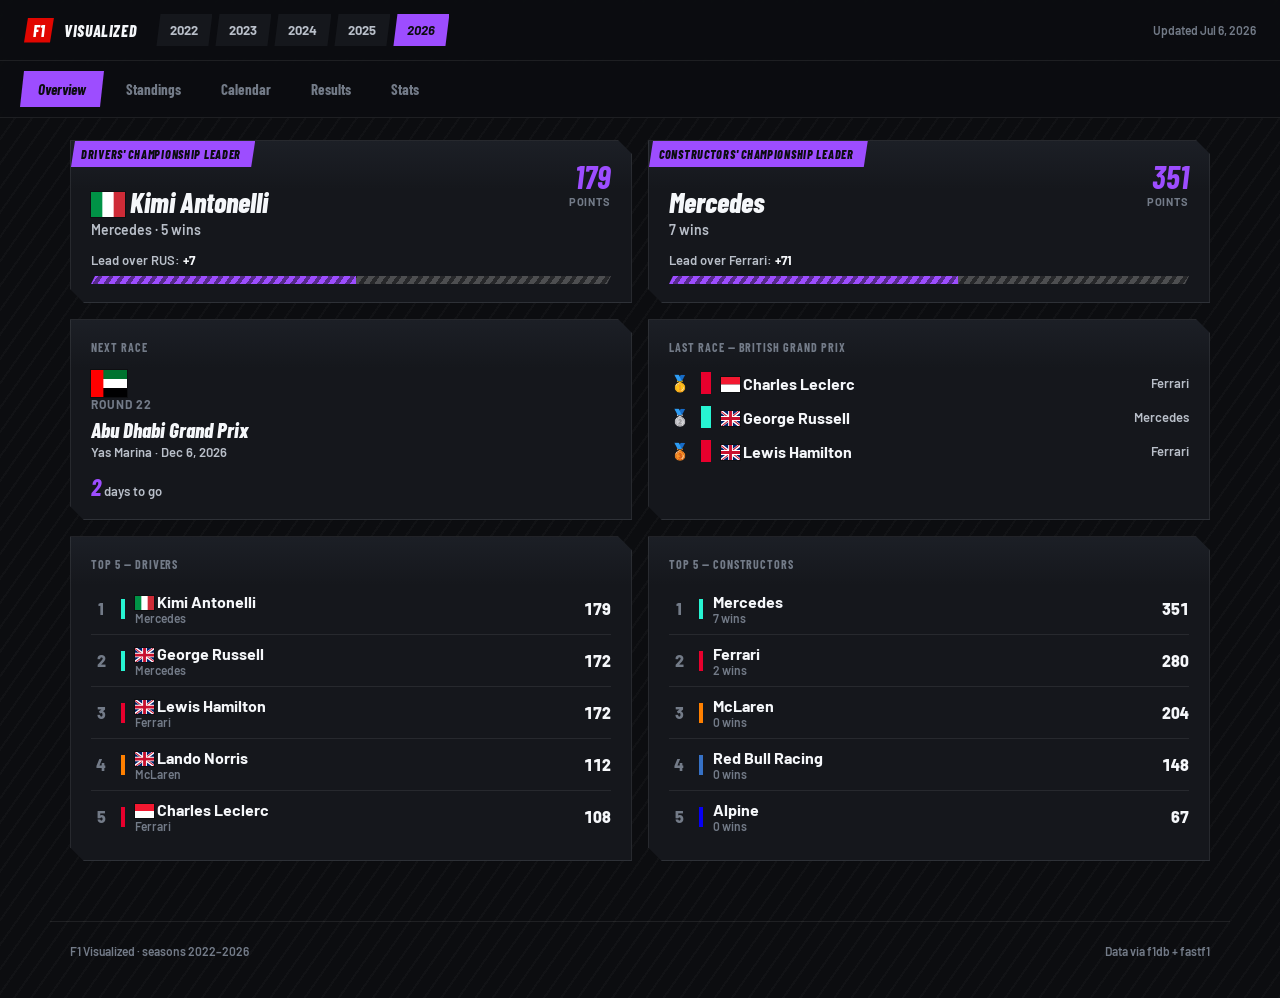
<file: web/index.html>
<!doctype html>
<html lang="en">
<head>
  <meta charset="utf-8">
  <meta name="viewport" content="width=device-width, initial-scale=1">
  <title>F1 Visualized — 2025 / 2026 Dashboard</title>
  <meta name="description" content="Formula 1 2025 & 2026 season dashboard — standings, calendar and results.">
  <link rel="preconnect" href="https://fonts.googleapis.com">
  <link rel="preconnect" href="https://fonts.gstatic.com" crossorigin>
  <link href="https://fonts.googleapis.com/css2?family=Barlow+Condensed:ital,wght@0,600;0,700;0,800;1,700;1,800&family=Barlow:wght@400;500;600;700&display=swap" rel="stylesheet">
  <link rel="stylesheet" href="https://rshiri.github.io/assets/brand/brand.css">
  <script src="https://rshiri.github.io/assets/brand/brand.js"></script>
  <script src="assets/portfolio-content.js"></script>
  <link rel="stylesheet" href="assets/styles.css">
  <link rel="stylesheet" href="assets/portfolio-theme.css">
</head>
<body>
  <header class="topbar">
    <div class="brand">
      <span class="brand-mark">F1</span>
      <span class="brand-text">VISUALIZED</span>
    </div>
    <div class="season-toggle" id="seasonToggle" role="tablist" aria-label="Season">
      <button type="button" data-season="2022">2022</button>
      <button type="button" data-season="2023">2023</button>
      <button type="button" data-season="2024">2024</button>
      <button type="button" data-season="2025">2025</button>
      <button type="button" data-season="2026" class="active">2026</button>
    </div>
    <div class="updated" id="updated"></div>
  </header>

  <nav class="tabs" id="tabs" aria-label="Sections">
    <button type="button" data-tab="overview" class="active">Overview</button>
    <button type="button" data-tab="standings">Standings</button>
    <button type="button" data-tab="calendar">Calendar</button>
    <button type="button" data-tab="results">Results</button>
    <button type="button" data-tab="stats">Stats</button>
  </nav>

  <main id="main">
    <section id="overview" class="tab-panel active">
      <div class="hero-grid">
        <div class="card leader-card" id="driverLeader"></div>
        <div class="card leader-card" id="constructorLeader"></div>
        <div class="card next-card" id="nextRace"></div>
        <div class="card last-card" id="lastRace"></div>
      </div>
      <div class="overview-lower">
        <div class="card">
          <div class="card-title">Top 5 — Drivers</div>
          <div id="miniDrivers" class="mini-table"></div>
        </div>
        <div class="card">
          <div class="card-title">Top 5 — Constructors</div>
          <div id="miniConstructors" class="mini-table"></div>
        </div>
      </div>
    </section>

    <section id="standings" class="tab-panel">
      <div class="standings-grid">
        <div>
          <div class="section-head"><h2>Drivers' Championship</h2></div>
          <div id="driverStandings" class="standings-table"></div>
        </div>
        <div>
          <div class="section-head"><h2>Constructors' Championship</h2></div>
          <div id="constructorStandings" class="standings-table"></div>
        </div>
      </div>
    </section>

    <section id="calendar" class="tab-panel">
      <div class="section-head"><h2>Race Calendar</h2><span id="calendarMeta" class="section-meta"></span></div>
      <div id="calendarGrid" class="calendar-grid"></div>
    </section>

    <section id="results" class="tab-panel">
      <div class="section-head">
        <h2>Race Results</h2>
        <div class="race-controls">
          <label for="raceSelect">Race</label>
          <select id="raceSelect" class="race-select"></select>
          <button type="button" id="exportRaceImg" class="btn-export">Download image</button>
        </div>
      </div>
      <div id="raceDetail"></div>
    </section>

    <section id="stats" class="tab-panel">
      <div class="section-head"><h2>Season Stats</h2><span id="statsMeta" class="section-meta"></span></div>
      <p class="stats-note" id="statsNote"></p>
      <div id="statsTable"></div>
    </section>
  </main>

  <footer class="site-footer">
    <span>F1 Visualized · seasons 2022–2026</span>
    <span id="footNote"></span>
  </footer>

  <script src="assets/app.js"></script>
</body>
</html>
</file>
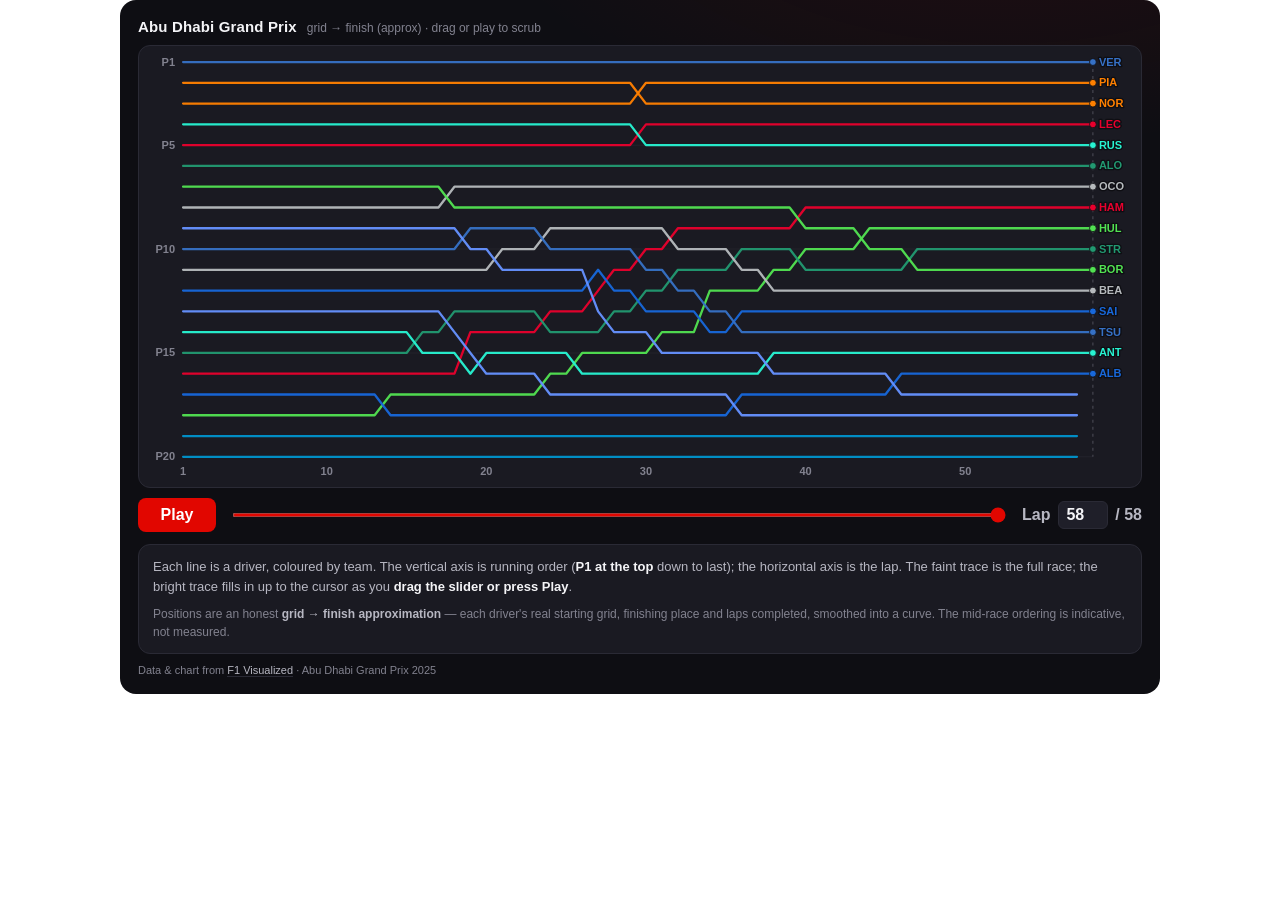
<file: web/embed/progression.html>
<!doctype html>
<html lang="en">
<head>
<meta charset="utf-8">
<meta name="viewport" content="width=device-width, initial-scale=1">
<title>Abu Dhabi Grand Prix — Race Progression</title>
<meta name="description" content="Interactive lap-by-lap race progression chart for the Abu Dhabi Grand Prix.">
<style>
  :root{
    --bg:#0e0e13; --panel:#1a1a22; --panel-2:#1f1f29; --border:#2a2a35;
    --ink:#f4f4f7; --ink-2:#b7b7c2; --ink-3:#82828f; --red:#e10600; --red-2:#ff2d24;
    --font:-apple-system,BlinkMacSystemFont,"Segoe UI",Roboto,Helvetica,Arial,sans-serif;
  }
  *{box-sizing:border-box;}
  html,body{margin:0;}
  .f1prog-embed{
    font-family:var(--font); color:var(--ink);
    background:radial-gradient(900px 480px at 85% -20%,rgba(225,6,0,.10),transparent 60%),var(--bg);
    padding:18px; border-radius:16px; max-width:1040px; margin:0 auto;
    -webkit-font-smoothing:antialiased;
  }
  .f1prog-embed .prog-head{display:flex; align-items:baseline; gap:10px; flex-wrap:wrap; margin-bottom:10px;}
  .f1prog-embed .card-title{color:var(--ink-3); font-size:12px; font-weight:800; letter-spacing:.08em; text-transform:uppercase;}
  .f1prog-embed .prog-sub{color:var(--ink); font-size:15px; font-weight:800; letter-spacing:.01em;}
  .f1prog-embed .prog-note{color:var(--ink-3); font-size:12px;}
  .f1prog-embed .prog-svg{width:100%; height:auto; background:var(--panel); border:1px solid var(--border); border-radius:12px; display:block;}
  .f1prog-embed .prog-grid{stroke:var(--border); stroke-width:1; opacity:.55;}
  .f1prog-embed .prog-axis{fill:var(--ink-3); font-size:11px; font-weight:700;}
  .f1prog-embed .prog-faint{fill:none; stroke-width:1.4; opacity:.16;}
  .f1prog-embed .prog-line{fill:none; stroke-width:2.3; opacity:.95; stroke-linejoin:round; stroke-linecap:round;}
  .f1prog-embed .prog-vline{stroke:var(--ink-3); stroke-width:1; stroke-dasharray:3 4; opacity:.5;}
  .f1prog-embed .prog-dot{stroke:#0e0e13; stroke-width:.8;}
  .f1prog-embed .prog-code{font-size:11px; font-weight:800; paint-order:stroke; stroke:#0e0e13; stroke-width:2.6px; stroke-linejoin:round;}
  .f1prog-embed .prog-controls{display:flex; align-items:center; gap:14px; margin-top:10px;}
  .f1prog-embed .prog-play{background:var(--red); color:#fff; border:0; border-radius:8px; padding:8px 16px; font:inherit; font-weight:800; cursor:pointer; min-width:78px;}
  .f1prog-embed .prog-play:hover{background:var(--red-2);}
  .f1prog-embed .prog-slider{flex:1; accent-color:var(--red); height:4px; cursor:pointer;}
  .f1prog-embed .prog-lap{color:var(--ink-2); font-weight:800; font-variant-numeric:tabular-nums; white-space:nowrap;}
  .f1prog-embed .prog-num{width:50px; margin:0 3px; padding:4px 5px; background:var(--panel-2); color:var(--ink); border:1px solid var(--border); border-radius:6px; font:inherit; text-align:center;}
  .f1prog-embed .prog-num:focus{outline:none; border-color:var(--red);}
  .f1prog-embed .viz-context{margin-top:12px; padding:12px 14px; background:var(--panel); border:1px solid var(--border); border-radius:12px;}
  .f1prog-embed .viz-lead{color:var(--ink-2); font-size:13px; line-height:1.55; margin:0;}
  .f1prog-embed .viz-lead b{color:var(--ink); font-weight:700;}
  .f1prog-embed .viz-src{color:var(--ink-3); font-size:12px; line-height:1.5; margin:8px 0 0;}
  .f1prog-embed .viz-src b{color:var(--ink-2); font-weight:700;}
  .f1prog-embed .prog-credit{margin-top:10px; font-size:11px; color:var(--ink-3);}
  .f1prog-embed .prog-credit a{color:var(--ink-2); text-decoration:none; border-bottom:1px solid var(--border);}
</style>
</head>
<body>
<div class="f1prog-embed" id="f1prog"></div>
<script>
"use strict";
// ---- one race, inlined (last Grand Prix Max Verstappen won) ----
const RACE = {"round": 24,"name": "Abu Dhabi Grand Prix","country": "United Arab Emirates","date": "2025-12-07","total_laps": null,"results": [{"pos": 1,"code": "VER","name": "Max Verstappen","team": "Red Bull Racing","grid": 1,"laps": 58,"status": "Finished"},{"pos": 2,"code": "PIA","name": "Oscar Piastri","team": "McLaren","grid": 3,"laps": 58,"status": "Finished"},{"pos": 3,"code": "NOR","name": "Lando Norris","team": "McLaren","grid": 2,"laps": 58,"status": "Finished"},{"pos": 4,"code": "LEC","name": "Charles Leclerc","team": "Ferrari","grid": 5,"laps": 58,"status": "Finished"},{"pos": 5,"code": "RUS","name": "George Russell","team": "Mercedes","grid": 4,"laps": 58,"status": "Finished"},{"pos": 6,"code": "ALO","name": "Fernando Alonso","team": "Aston Martin","grid": 6,"laps": 58,"status": "Finished"},{"pos": 7,"code": "OCO","name": "Esteban Ocon","team": "Haas","grid": 8,"laps": 58,"status": "Finished"},{"pos": 8,"code": "HAM","name": "Lewis Hamilton","team": "Ferrari","grid": 16,"laps": 58,"status": "Finished"},{"pos": 9,"code": "HUL","name": "Nico Hülkenberg","team": "Kick Sauber","grid": 18,"laps": 58,"status": "Finished"},{"pos": 10,"code": "STR","name": "Lance Stroll","team": "Aston Martin","grid": 15,"laps": 58,"status": "Finished"},{"pos": 11,"code": "BOR","name": "Gabriel Bortoleto","team": "Kick Sauber","grid": 7,"laps": 58,"status": "Finished"},{"pos": 12,"code": "BEA","name": "Oliver Bearman","team": "Haas","grid": 11,"laps": 58,"status": "Finished"},{"pos": 13,"code": "SAI","name": "Carlos Sainz Jr.","team": "Williams","grid": 12,"laps": 58,"status": "Finished"},{"pos": 14,"code": "TSU","name": "Yuki Tsunoda","team": "Red Bull Racing","grid": 10,"laps": 58,"status": "Finished"},{"pos": 15,"code": "ANT","name": "Kimi Antonelli","team": "Mercedes","grid": 14,"laps": 58,"status": "Finished"},{"pos": 16,"code": "ALB","name": "Alexander Albon","team": "Williams","grid": 17,"laps": 58,"status": "Finished"},{"pos": 17,"code": "HAD","name": "Isack Hadjar","team": "Racing Bulls","grid": 9,"laps": 57,"status": "Finished"},{"pos": 18,"code": "LAW","name": "Liam Lawson","team": "Racing Bulls","grid": 13,"laps": 57,"status": "Finished"},{"pos": 19,"code": "GAS","name": "Pierre Gasly","team": "Alpine","grid": 19,"laps": 57,"status": "Finished"},{"pos": 20,"code": "COL","name": "Franco Colapinto","team": "Alpine","grid": 20,"laps": 57,"status": "Finished"}]};

// ---- team colours (verbatim from the F1Visualized dashboard) ----
const TEAM_COLORS = {
  "mclaren":"#ff8000","ferrari":"#e8002d","red bull racing":"#3671c6","red bull":"#3671c6",
  "mercedes":"#27f4d2","aston martin":"#229971","alpine":"#0093cc","williams":"#1868db",
  "racing bulls":"#6692ff","rb":"#6692ff","visa cash app rb":"#6692ff","alphatauri":"#2b4562",
  "haas":"#b6babd","haas f1 team":"#b6babd","kick sauber":"#52e252","sauber":"#52e252",
  "stake f1 team kick sauber":"#52e252","alfa romeo":"#b12039","audi":"#26c1a3","cadillac":"#c9a24b"
};
function teamColor(t){ if(!t) return "#8a8a95"; return TEAM_COLORS[t.trim().toLowerCase()] || "#8a8a95"; }

const SVGNS = "http://www.w3.org/2000/svg";
const el = (tag,cls,html) => { const n=document.createElement(tag); if(cls)n.className=cls; if(html!=null)n.innerHTML=html; return n; };
const $ = (sel,e=document) => e.querySelector(sel);
function _svg(tag,attrs){ const n=document.createElementNS(SVGNS,tag); for(const k in attrs)n.setAttribute(k,attrs[k]); return n; }
let _progTimer=null;
function stopProgression(){ if(_progTimer){clearInterval(_progTimer); _progTimer=null;} }

// Per-driver position for every lap. Real lap-by-lap telemetry when present,
// otherwise an honest grid -> finish approximation from real grid/finish/laps.
function deriveLapPositions(race){
  const results = race.results || [];
  const n = results.length || 20;
  if(race.laps && typeof race.laps === "object"){
    const total = race.total_laps || Math.max(1, ...Object.values(race.laps).map(a=>a.length));
    const teamOf={}; results.forEach(r=>teamOf[r.code]=r.team);
    const drivers = Object.keys(race.laps).map(code=>({
      code, team:teamOf[code]||"", positions:race.laps[code],
      fin:race.laps[code][race.laps[code].length-1]||n,
    }));
    return {total,n,drivers,real:true};
  }
  const total = race.total_laps || Math.max(1, ...results.map(r=>r.laps||1));
  const classified = results.filter(r=>r.pos!=null).slice().sort((a,b)=>a.pos-b.pos);
  const dnf = results.filter(r=>r.pos==null).slice().sort((a,b)=>(b.laps||0)-(a.laps||0));
  const finalPos={}; classified.forEach(r=>finalPos[r.code]=r.pos);
  dnf.forEach((r,i)=>finalPos[r.code]=classified.length+i+1);
  const curve = results.map(r=>{
    const fin=finalPos[r.code]||n;
    return {code:r.code, team:r.team, fin, grid:r.grid&&r.grid>0?r.grid:fin, last:Math.max(1,r.laps||total)};
  });
  const pos={}; curve.forEach(c=>pos[c.code]=[]);
  for(let lap=1; lap<=total; lap++){
    const running=[];
    for(const c of curve){
      if(lap>c.last){ pos[c.code].push(null); continue; }
      const t = c.last<=1 ? 1 : (lap-1)/(c.last-1);
      running.push({code:c.code, v:c.grid+(c.fin-c.grid)*(t*t*(3-2*t)), fin:c.fin, grid:c.grid});
    }
    running.sort((a,b)=>a.v-b.v || a.fin-b.fin || a.grid-b.grid || (a.code<b.code?-1:1));
    running.forEach((d,i)=>pos[d.code].push(i+1));
  }
  const drivers = curve.map(c=>({code:c.code, team:c.team, positions:pos[c.code], fin:c.fin}));
  drivers.sort((a,b)=>a.fin-b.fin);
  return {total,n,drivers,real:false};
}

function progressionContext(real){
  return el("div","viz-context",
    '<p class="viz-lead">Each line is a driver, coloured by team. The vertical '+
    'axis is running order (<b>P1 at the top</b> down to last); the horizontal '+
    'axis is the lap. The faint trace is the full race; the bright trace fills '+
    'in up to the cursor as you <b>drag the slider or press&nbsp;Play</b>.</p>'+
    '<p class="viz-src">'+(real
      ? 'Positions are <b>real lap-by-lap timing</b> from the F1 feed.'
      : 'Positions are an honest <b>grid&nbsp;&rarr;&nbsp;finish approximation</b> &mdash; '+
        "each driver's real starting grid, finishing place and laps completed, "+
        'smoothed into a curve. The mid-race ordering is indicative, not measured.')+
    '</p>');
}

function buildProgression(race){
  const {total,n,drivers,real} = deriveLapPositions(race);
  const W=1000,H=440,padL=44,padR=48,padT=16,padB=30;
  const plotW=W-padL-padR, plotH=H-padT-padB;
  const xOf=lap=>padL+(total<=1?0:((lap-1)/(total-1))*plotW);
  const yOf=p=>padT+(n<=1?0:((p-1)/(n-1))*plotH);
  const wrap = el("div","progression");
  wrap.innerHTML =
    '<div class="prog-head"><span class="prog-sub">'+race.name+'</span>'+
    '<span class="prog-note">'+(real?"lap-by-lap":"grid → finish (approx)")+' · drag or play to scrub</span></div>';
  const s = _svg("svg",{viewBox:"0 0 "+W+" "+H, class:"prog-svg", preserveAspectRatio:"xMidYMid meet"});
  for(let p=1;p<=n;p++){
    if(p===1||p%5===0){
      s.appendChild(_svg("line",{x1:padL,y1:yOf(p),x2:W-padR,y2:yOf(p),class:"prog-grid"}));
      const t=_svg("text",{x:padL-8,y:yOf(p)+3.5,class:"prog-axis","text-anchor":"end"}); t.textContent="P"+p; s.appendChild(t);
    }
  }
  const step = total<=30?5:10;
  for(let lap=1; lap<=total; lap+=lap===1?step-1:step){
    const t=_svg("text",{x:xOf(lap),y:H-padB+18,class:"prog-axis","text-anchor":"middle"}); t.textContent=lap; s.appendChild(t);
  }
  const bright={}, marker={}, label={};
  drivers.forEach(d=>{
    const color=teamColor(d.team);
    const pts=d.positions.map((p,i)=>p==null?null:xOf(i+1)+","+yOf(p)).filter(Boolean);
    s.appendChild(_svg("polyline",{points:pts.join(" "),class:"prog-faint",stroke:color}));
    bright[d.code]=_svg("polyline",{points:"",class:"prog-line",stroke:color}); s.appendChild(bright[d.code]);
  });
  const vline=_svg("line",{x1:xOf(1),y1:padT,x2:xOf(1),y2:H-padB,class:"prog-vline"}); s.appendChild(vline);
  drivers.forEach(d=>{
    const color=teamColor(d.team);
    marker[d.code]=_svg("circle",{r:3.4,class:"prog-dot",fill:color,cx:-20,cy:-20}); s.appendChild(marker[d.code]);
    const lab=_svg("text",{class:"prog-code",x:-20,y:-20,fill:color}); lab.textContent=d.code; label[d.code]=lab; s.appendChild(lab);
  });
  wrap.appendChild(s);
  const ctrl=el("div","prog-controls");
  ctrl.innerHTML =
    '<button type="button" class="prog-play">Play</button>'+
    '<input type="range" class="prog-slider" min="1" max="'+total+'" value="'+total+'" step="1" aria-label="Lap">'+
    '<span class="prog-lap">Lap <input type="number" class="prog-num" min="1" max="'+total+'" value="'+total+'" aria-label="Pick lap"> / '+total+'</span>';
  wrap.appendChild(ctrl);
  const playBtn=$(".prog-play",ctrl), slider=$(".prog-slider",ctrl), num=$(".prog-num",ctrl);
  function setLap(L){
    L=Math.max(1,Math.min(total,L|0));
    vline.setAttribute("x1",xOf(L)); vline.setAttribute("x2",xOf(L));
    slider.value=L; if(document.activeElement!==num)num.value=L;
    drivers.forEach(d=>{
      const pts=[]; for(let lap=1;lap<=L;lap++){const p=d.positions[lap-1]; if(p!=null)pts.push(xOf(lap)+","+yOf(p));}
      bright[d.code].setAttribute("points",pts.join(" "));
      const cur=d.positions[L-1]; const on=cur!=null?"1":"0";
      marker[d.code].style.opacity=on; label[d.code].style.opacity=on;
      if(cur!=null){ marker[d.code].setAttribute("cx",xOf(L)); marker[d.code].setAttribute("cy",yOf(cur));
        label[d.code].setAttribute("x",xOf(L)+6); label[d.code].setAttribute("y",yOf(cur)+3.5); }
    });
  }
  function stopPlay(){ stopProgression(); playBtn.textContent="Play"; }
  function play(){
    stopProgression(); let L=+slider.value>=total?1:+slider.value; playBtn.textContent="Pause";
    _progTimer=setInterval(()=>{ L+=1; if(L>total){slider.value=total; setLap(total); stopPlay(); return;} slider.value=L; setLap(L); },110);
  }
  slider.addEventListener("input",()=>{stopPlay(); setLap(+slider.value);});
  num.addEventListener("change",()=>{stopPlay(); setLap(+num.value||1);});
  num.addEventListener("keydown",e=>{ if(e.key==="Enter"){stopPlay(); setLap(+num.value||1); num.blur();} });
  playBtn.addEventListener("click",()=>_progTimer?stopPlay():play());
  wrap.appendChild(progressionContext(real));
  setLap(total);
  return wrap;
}

const root = document.getElementById("f1prog");
root.appendChild(buildProgression(RACE));
const credit = el("div","prog-credit",
  'Data & chart from <a href="https://github.com/RShiri/F1Visualized" target="_blank" rel="noopener">F1&nbsp;Visualized</a> · '+RACE.name+' '+(RACE.date||"").slice(0,4));
root.appendChild(credit);
</script>
</body>
</html>
</file>
<file: web/assets/styles.css>
/* F1 Visualized — "Broadcast Kinetic": carbon ground, one signal colour
   (purple — F1's own "fastest lap" convention), chamfered plates, slanted
   controls, condensed italic display type, hatched comparison bars. */
:root {
  color-scheme: dark;
  --bg: #0c0d10;              /* carbon ground */
  --plate: #15171c;           /* card/panel surface */
  --plate-2: #1c1f26;         /* raised surface (headers, hovers) */
  --well: #090a0d;            /* recessed surface (bar tracks) */
  --line: rgba(255, 255, 255, .08);
  --line-strong: rgba(255, 255, 255, .18);
  --text: #f5f7fa;
  --muted: #b9bfc9;
  --muted-2: #737b88;

  /* The ONE signal colour — F1 broadcast's own convention for "fastest lap /
     the best time set", used everywhere for leader/active/ahead states.
     Team colours (TEAM_COLORS in app.js) stay separate and keep decorating
     driver/constructor rows — the accent never doubles as a team colour. */
  --accent: #9d4dff;
  --accent-ink: #0c0d10;
  --accent-soft: rgba(157, 77, 255, .14);
  --brand-mark: #e10600;      /* decorative-only: the "F1" logo chip. Not reused for any semantic meaning. */
  --danger: #ff2a4d;          /* DNF, retirement, postponed — the only OTHER semantic colour */
  --danger-soft: rgba(255, 42, 77, .14);
  --warn: #ffb020;            /* postponed / TBC badges */
  --good: #3dffb0;            /* positions gained, personal-best-style deltas */

  --radius: 0px;               /* no rounded corners in this skin — chamfers instead */
  --plate-cut: polygon(0 0, calc(100% - 14px) 0, 100% 14px, 100% 100%, 14px 100%, 0 calc(100% - 14px));
  --plate-cut-sm: polygon(0 0, calc(100% - 8px) 0, 100% 8px, 100% 100%, 8px 100%, 0 calc(100% - 8px));
  --slant: polygon(10px 0, 100% 0, calc(100% - 10px) 100%, 0 100%);
  --slant-sm: polygon(4px 0, 100% 0, calc(100% - 4px) 100%, 0 100%);
  --hatch: repeating-linear-gradient(-55deg, rgba(255, 255, 255, .28) 0 5px, rgba(255, 255, 255, .12) 5px 9px);
  --hatch-accent: repeating-linear-gradient(-55deg, var(--accent) 0 5px, color-mix(in srgb, var(--accent) 55%, #000) 5px 9px);

  --font-display: "Barlow Condensed", "Barlow", "Segoe UI", system-ui, sans-serif;
  --font-body: "Barlow", "Segoe UI", system-ui, -apple-system, Roboto, Arial, sans-serif;

  --shadow: 0 10px 28px rgba(0, 0, 0, .4);
}

* { box-sizing: border-box; }

body {
  margin: 0;
  font-family: var(--font-body);
  font-weight: 500;
  color: var(--text);
  background:
    repeating-linear-gradient(-55deg, rgba(255, 255, 255, .022) 0 2px, transparent 2px 14px),
    var(--bg);
  min-height: 100vh;
  -webkit-font-smoothing: antialiased;
}

h1, h2, h3 { margin: 0; font-family: var(--font-display); font-weight: 800; letter-spacing: -.01em; }
a { color: inherit; }

:focus-visible {
  outline: 2px solid var(--accent);
  outline-offset: 2px;
}

@media (prefers-reduced-motion: reduce) {
  * { animation-duration: .001ms !important; animation-iteration-count: 1 !important; transition-duration: .001ms !important; }
}

/* ---------- top bar ---------- */
.topbar {
  display: flex; align-items: center; gap: 20px;
  padding: 14px 24px;
  border-bottom: 1px solid var(--line);
  background: rgba(12, 13, 16, .88);
  backdrop-filter: blur(8px);
  position: sticky; top: 0; z-index: 20;
}
.brand { display: flex; align-items: baseline; gap: 10px; }
.brand-mark {
  background: var(--brand-mark); color: #fff; padding: 3px 9px;
  font-family: var(--font-display); font-weight: 800; font-style: italic; font-size: 16px;
  clip-path: var(--slant-sm);
}
.brand-text { font-family: var(--font-display); font-weight: 800; font-style: italic; letter-spacing: .04em; font-size: 16px; }
.updated { margin-left: auto; color: var(--muted-2); font-size: 12px; font-weight: 600; white-space: nowrap; }

.season-toggle { display: inline-flex; gap: 3px; }
.season-toggle button {
  border: 0; background: var(--plate); color: var(--muted);
  font: inherit; font-weight: 700; font-size: 13px;
  padding: 8px 14px; clip-path: var(--slant-sm); cursor: pointer; transition: color .15s, background .15s;
}
.flag {
  display: inline-block; width: 1.2em; height: .9em;
  object-fit: cover; vertical-align: -.14em; box-shadow: 0 0 0 1px rgba(0, 0, 0, .35);
}
.card-title .flag { width: 1.5em; height: 1.12em; vertical-align: -.22em; }
.season-toggle button.active { background: var(--accent); color: var(--accent-ink); font-style: italic; }
.season-toggle button:not(.active):hover { color: var(--text); background: var(--plate-2); }

/* ---------- tabs ---------- */
.tabs {
  display: flex; gap: 4px; padding: 10px 20px;
  border-bottom: 1px solid var(--line); position: sticky; top: 57px; z-index: 15;
  background: rgba(12, 13, 16, .88); backdrop-filter: blur(8px); overflow-x: auto;
}
.tabs button {
  border: 0; background: transparent; color: var(--muted-2);
  font-family: var(--font-display); font-weight: 700; font-size: 15px; padding: 9px 18px;
  cursor: pointer; white-space: nowrap; clip-path: var(--slant-sm); transition: color .15s, background .15s;
}
.tabs button.active { color: var(--accent-ink); background: var(--accent); font-style: italic; }
.tabs button:not(.active):hover { color: var(--text); background: var(--plate); }

main { max-width: 1180px; margin: 0 auto; padding: 22px 20px 60px; }
.tab-panel { display: none; animation: fade .25s ease; }
.tab-panel.active { display: block; }
@keyframes fade { from { opacity: 0; transform: translateY(4px); } to { opacity: 1; transform: none; } }

.section-head { display: flex; align-items: baseline; gap: 12px; margin: 4px 0 16px; flex-wrap: wrap; }
.section-head h2 { font-size: 22px; font-style: italic; text-transform: uppercase; }
.section-meta, .section-head .section-meta { color: var(--muted-2); font-size: 13px; font-weight: 600; }

/* ---------- section titles (Section Head style, reused as a small kicker) ---------- */
.card-title {
  color: var(--muted-2); font-size: 12px; font-weight: 700; letter-spacing: .08em;
  text-transform: uppercase; margin-bottom: 12px; font-family: var(--font-display);
}

/* ---------- cards (chamfered plates) ---------- */
.card {
  background: linear-gradient(var(--plate-2), var(--plate) 48px);
  border: 1px solid var(--line);
  clip-path: var(--plate-cut);
  padding: 20px 20px 18px; box-shadow: var(--shadow);
}

.hero-grid { display: grid; grid-template-columns: repeat(2, 1fr); gap: 16px; }
.overview-lower { display: grid; grid-template-columns: 1fr 1fr; gap: 16px; margin-top: 16px; }

/* ---------- leader cards (broadcast lower-third) ---------- */
.leader-card { position: relative; overflow: hidden; padding-top: 0; }
.lc-label {
  display: inline-block; background: var(--accent); color: var(--accent-ink);
  font-family: var(--font-display); font-style: italic; font-weight: 800; font-size: 12px;
  letter-spacing: .06em; text-transform: uppercase; padding: 6px 14px 6px 10px;
  clip-path: var(--slant-sm); margin: 0 -20px 16px -20px;
}
.leader-card .lc-name { font-family: var(--font-display); font-style: italic; font-weight: 800; font-size: 28px; margin: 2px 0 2px; }
.leader-card .lc-team { color: var(--muted); font-size: 14px; font-weight: 600; }
.leader-card .lc-pts { position: absolute; right: 20px; top: 16px; text-align: right; }
.leader-card .lc-pts b { font-family: var(--font-display); font-style: italic; font-size: 32px; color: var(--accent); }
.leader-card .lc-pts span { display: block; color: var(--muted-2); font-size: 11px; font-weight: 700; letter-spacing: .08em; text-transform: uppercase; }
.leader-card .lc-gap { margin-top: 14px; font-size: 13px; color: var(--muted); font-weight: 600; }
.leader-card .lc-gap b { color: var(--text); }
.leader-card .gap-bar { height: 8px; margin-top: 8px; clip-path: var(--slant-sm); overflow: hidden; display: flex; background: var(--well); }
.leader-card .gap-bar .lead { background-image: var(--hatch-accent); }
.leader-card .gap-bar .rest { background-image: var(--hatch); flex: 1; }

.next-card .nc-flag { font-size: 30px; line-height: 1; }
.next-card .nc-round { color: var(--muted-2); font-size: 12px; font-weight: 700; letter-spacing: .08em; text-transform: uppercase; }
.next-card .nc-name { font-family: var(--font-display); font-style: italic; font-weight: 800; font-size: 21px; margin: 6px 0 2px; }
.next-card .nc-sub { color: var(--muted); font-size: 13px; font-weight: 600; }
.next-card .nc-countdown { margin-top: 12px; font-size: 13px; font-weight: 600; color: var(--muted); }
.next-card .nc-countdown b { color: var(--accent); font-family: var(--font-display); font-style: italic; font-size: 24px; }

.podium-row { display: flex; align-items: center; gap: 10px; padding: 6px 0; }
.podium-row .pp { width: 22px; text-align: center; font-weight: 800; color: var(--muted-2); }
.podium-row .swatch { width: 10px; height: 22px; }
.podium-row .pd { font-weight: 700; }
.podium-row .pt { color: var(--muted); font-size: 13px; margin-left: auto; font-weight: 600; }

/* ---------- mini tables ---------- */
.mini-table .row { display: flex; align-items: center; gap: 10px; padding: 9px 0; border-top: 1px solid var(--line); }
.mini-table .row:first-child { border-top: 0; }
.mini-table .pos { width: 20px; color: var(--muted-2); font-weight: 800; text-align: center; }
.mini-table .swatch { width: 4px; height: 20px; }
.mini-table .who { font-weight: 700; }
.mini-table .sub { color: var(--muted-2); font-size: 12px; font-weight: 600; }
.mini-table .pts { margin-left: auto; font-weight: 800; font-variant-numeric: tabular-nums; }

/* ---------- standings ---------- */
.standings-grid { display: grid; grid-template-columns: 1fr 1fr; gap: 22px; }
.standings-table .st-row {
  display: grid; grid-template-columns: 30px 1fr 64px; align-items: center;
  gap: 12px; padding: 10px 12px;
}
.standings-table .st-row + .st-row { margin-top: 4px; }
.standings-table .st-row:nth-child(odd) { background: rgba(255, 255, 255, .02); }
.standings-table .st-row.leader { background: var(--accent-soft); }
.standings-table .st-pos { font-weight: 800; color: var(--muted); text-align: center; font-variant-numeric: tabular-nums; }
.standings-table .st-row.leader .st-pos { color: var(--accent); }
.standings-table .st-main { min-width: 0; }
.standings-table .st-name { display: flex; align-items: center; gap: 9px; font-weight: 700; }
.standings-table .st-name .swatch { width: 5px; height: 18px; flex: none; }
.standings-table .st-name .code { color: var(--muted-2); font-weight: 800; font-size: 12px; }
.standings-table .st-team { color: var(--muted-2); font-size: 12px; font-weight: 600; margin: 4px 0 6px 14px; }
.standings-table .bar { height: 7px; background: var(--well); overflow: hidden; margin-left: 14px; clip-path: var(--slant-sm); }
.standings-table .bar > span { display: block; height: 100%; }
.standings-table .st-pts { text-align: right; font-weight: 800; font-size: 16px; font-variant-numeric: tabular-nums; }
.standings-table .st-pts small { display: block; color: var(--muted-2); font-weight: 700; font-size: 11px; }

/* ---------- calendar ---------- */
.calendar-grid { display: grid; grid-template-columns: repeat(auto-fill, minmax(230px, 1fr)); gap: 14px; }
.race-card {
  background: linear-gradient(var(--plate-2), var(--plate) 48px);
  border: 1px solid var(--line); clip-path: var(--plate-cut); padding: 15px 16px;
  cursor: pointer; transition: border-color .15s, transform .15s; position: relative;
}
.race-card:hover { border-color: var(--line-strong); transform: translateY(-2px); }
.race-card.next { border-color: var(--accent); box-shadow: 0 0 0 1px var(--accent) inset; }
.race-card .rc-top { display: flex; align-items: center; justify-content: space-between; }
.race-card .rc-round { color: var(--muted-2); font-size: 12px; font-weight: 800; }
.race-card .rc-flag { font-size: 22px; line-height: 1; }
.race-card .rc-name { font-family: var(--font-display); font-weight: 700; margin: 8px 0 2px; font-size: 16px; }
.race-card .rc-sub { color: var(--muted-2); font-size: 12px; font-weight: 600; }
.race-card .rc-foot { display: flex; align-items: center; justify-content: space-between; margin-top: 12px; gap: 8px; }
.badge {
  font-family: var(--font-display); font-size: 11px; font-weight: 800; letter-spacing: .04em;
  padding: 4px 12px; clip-path: var(--slant-sm); text-transform: uppercase; white-space: nowrap;
}
.badge.done { background: rgba(61, 255, 176, .14); color: var(--good); }
.badge.up { background: var(--plate-2); color: var(--muted); }
.badge.next { background: var(--accent); color: var(--accent-ink); font-style: italic; }
.badge.off { background: rgba(255, 176, 32, .16); color: var(--warn); }
.race-card.off { opacity: .58; }
.race-card .rc-winner { display: flex; align-items: center; gap: 7px; font-size: 12px; color: var(--muted); font-weight: 600; }
.race-card .rc-winner .swatch { width: 4px; height: 15px; }

/* ---------- results ---------- */
.race-controls { margin-left: auto; display: flex; align-items: center; gap: 10px; }
.race-controls label { color: var(--muted-2); font-size: 12px; font-weight: 700; letter-spacing: .04em; text-transform: uppercase; }
.race-select {
  background: var(--plate); color: var(--text);
  border: 1px solid var(--line); clip-path: var(--slant-sm); padding: 9px 14px; font: inherit; font-weight: 700;
}
.btn-export {
  background: var(--plate-2); color: var(--text); border: 1px solid var(--line-strong);
  clip-path: var(--slant-sm); padding: 9px 16px; font-family: var(--font-display); font-weight: 700; font-size: 13px;
  cursor: pointer; transition: background .15s, color .15s;
}
.btn-export:hover { background: var(--accent); color: var(--accent-ink); font-style: italic; }
.btn-export:disabled { opacity: .5; cursor: default; }

.race-hero { display: flex; flex-wrap: wrap; gap: 16px; margin-bottom: 18px; }
.race-hero .card { flex: 1 1 260px; }
.podium-cards { display: grid; grid-template-columns: repeat(3, 1fr); gap: 12px; }
.podium-cards .pod {
  padding: 16px; border: 1px solid var(--line); background: var(--plate);
  clip-path: var(--plate-cut-sm); position: relative; overflow: hidden;
}
.podium-cards .pod::before { content: ""; position: absolute; inset: 0 auto 0 0; width: 5px; background: var(--team, var(--brand-mark)); }
.podium-cards .pod .medal { font-size: 22px; line-height: 1; }
.podium-cards .pod .pn { font-family: var(--font-display); font-style: italic; font-weight: 800; font-size: 17px; margin-top: 8px; }
.podium-cards .pod .pt { color: var(--muted-2); font-size: 12px; font-weight: 600; }
.podium-cards .pod .fl-tag {
  display: inline-block; margin-top: 8px; background: var(--accent-soft); color: var(--accent);
  font-family: var(--font-display); font-weight: 800; font-size: 10.5px; letter-spacing: .05em;
  padding: 2px 8px; clip-path: var(--slant-sm);
}
.fl-line { margin-top: 14px; color: var(--muted); font-size: 13px; font-weight: 600; }
.fl-line b { color: var(--accent); }

table.results { width: 100%; border-collapse: collapse; margin-top: 4px; }
table.results th, table.results td { text-align: left; padding: 10px 10px; border-bottom: 1px solid var(--line); font-size: 14px; font-weight: 600; }
table.results th {
  color: var(--muted-2); font-size: 11px; font-weight: 800; letter-spacing: .04em; text-transform: uppercase;
  position: sticky; top: 0; background: var(--plate-2); font-family: var(--font-display);
}
table.results td.num, table.results th.num { text-align: right; font-variant-numeric: tabular-nums; }
table.results .cell-driver { display: flex; align-items: center; gap: 9px; font-weight: 700; }
table.results .cell-driver .swatch { width: 5px; height: 18px; }
table.results .cell-driver .code { color: var(--muted-2); font-size: 12px; font-weight: 800; }
table.results tr .dnf { color: var(--danger); font-weight: 700; }
.empty-note { color: var(--muted-2); padding: 30px; text-align: center; border: 1px dashed var(--line); font-weight: 600; }

/* ---------- season stats ---------- */
.stats-note { color: var(--muted); font-size: 13px; font-weight: 600; line-height: 1.6; margin: -6px 0 14px; max-width: 940px; }
.stats-note b { color: var(--text); }
.stats-note .muted { color: var(--muted-2); }
.stats-scroll { overflow-x: auto; border: 1px solid var(--line); background: var(--plate); box-shadow: var(--shadow); }
.stats-table { border-collapse: collapse; width: 100%; min-width: 940px; }
.stats-table th, .stats-table td { padding: 9px 12px; border-bottom: 1px solid var(--line); font-size: 13px; font-weight: 600; white-space: nowrap; text-align: left; }
.stats-table tbody tr:last-child td { border-bottom: 0; }
.stats-table tbody tr:hover td { background: var(--plate-2); }
.stats-table th {
  color: var(--muted-2); font-size: 11px; font-weight: 800; letter-spacing: .04em; text-transform: uppercase;
  position: sticky; top: 0; background: var(--plate-2); z-index: 2; font-family: var(--font-display);
}
.stats-table td.num, .stats-table th.num { text-align: right; font-variant-numeric: tabular-nums; }
.stats-table th.sortable { cursor: pointer; user-select: none; }
.stats-table th.sortable:hover { color: var(--muted); }
.stats-table th.sorted { color: var(--accent); }
.stats-table th.sorted::after { content: "▾"; margin-left: 4px; font-size: 9px; vertical-align: middle; }
.stats-table th.sorted.asc::after { content: "▴"; }
.stats-table td.on { background: var(--accent-soft); color: var(--text); font-weight: 700; }
.stats-table th.primary, .stats-table td.primary { color: var(--text); font-weight: 800; }
.stats-table td.primary { font-size: 14px; }
.stats-table td.pos { color: var(--good); }
.stats-table td.neg { color: var(--danger); }
.stats-table .cell-driver { display: flex; align-items: center; gap: 9px; font-weight: 700; }
.stats-table .cell-driver .swatch { width: 5px; height: 18px; }
.stats-table .cell-driver .code { color: var(--muted-2); font-size: 12px; font-weight: 800; }
.stats-table .stx-team { color: var(--muted); }
.stats-table .stx-rank { color: var(--muted-2); font-variant-numeric: tabular-nums; text-align: right; width: 40px; padding-right: 10px; }
/* keep rank + driver pinned while scrolling the wide stat columns */
.stats-table td.stx-rank, .stats-table td.stx-drv { position: sticky; z-index: 1; background: var(--plate); }
.stats-table th.stx-rank, .stats-table th.stx-drv { position: sticky; z-index: 3; background: var(--plate-2); }
.stats-table .stx-rank { left: 0; }
.stats-table .stx-drv { left: 40px; }
.stats-table tbody tr:hover td.stx-rank, .stats-table tbody tr:hover td.stx-drv { background: var(--plate-2); }

/* ---------- overtakes by race ---------- */
.overtakes { margin-top: 22px; }
.ot-head { display: flex; align-items: baseline; justify-content: space-between; gap: 12px; flex-wrap: wrap; margin-bottom: 4px; }
.ot-legend { display: flex; gap: 16px; flex-wrap: wrap; margin: 8px 0 12px; }
.ot-legend span { display: inline-flex; align-items: center; gap: 6px; color: var(--muted); font-size: 12px; font-weight: 600; }
.ot-legend i { width: 10px; height: 10px; display: inline-block; }
.ot-legend .sw-a { background: var(--accent); }
.ot-legend .sw-d { background: var(--danger); }
.ot-legend .sw-l { width: 14px; height: 2px; background-image: linear-gradient(to right, var(--muted) 0 4px, transparent 4px 7px); background-size: 7px 2px; }
.ot-scroll { overflow-x: auto; }
svg.ot-svg { display: block; min-width: 720px; width: 100%; height: 300px; overflow: visible; }
.ot-bar { cursor: pointer; }
.ot-bar:hover, .ot-bar.hovered { filter: brightness(1.18); }
.ot-val { font-family: var(--font-body); font-weight: 800; font-size: 12.5px; fill: var(--text); font-variant-numeric: tabular-nums; }
.ot-val.on-danger { fill: var(--danger); }
.ot-axis { font-family: var(--font-display); font-weight: 700; font-size: 10.5px; fill: var(--muted-2); text-transform: uppercase; }
.ot-tick { font-family: var(--font-body); font-weight: 600; font-size: 11px; fill: var(--muted-2); }
.ot-avg-line { stroke: var(--muted); stroke-width: 1.5; stroke-dasharray: 2 4; }
.ot-avg-lbl { font-family: var(--font-display); font-weight: 700; font-size: 11px; fill: var(--muted); letter-spacing: .04em; }
.ot-table-wrap { margin-top: 16px; }
.stats-table td.delta.pos { color: var(--good); }
.stats-table td.delta.neg { color: var(--danger); }
.stats-table .est-tag {
  display: inline-block; margin-left: 6px; color: var(--muted-2); font-size: 10px;
  border: 1px solid var(--line-strong); padding: 0 4px; font-weight: 700;
}
.stats-table tr.ot-low td.num.ot-count { color: var(--danger); font-weight: 800; }

/* ---------- floating tooltip (shared: overtakes + championship charts) ---------- */
.float-tooltip {
  position: fixed; pointer-events: none; z-index: 30;
  background: var(--plate-2); border: 1px solid var(--line-strong); clip-path: var(--plate-cut-sm);
  padding: 9px 12px; font-size: 12px; font-weight: 600; color: var(--text);
  box-shadow: var(--shadow); opacity: 0; transition: opacity .1s; max-width: 230px;
}
.float-tooltip.show { opacity: 1; }
.float-tooltip .tt-title { font-family: var(--font-display); font-weight: 800; font-style: italic; font-size: 13px; margin-bottom: 3px; }
.float-tooltip .tt-row { color: var(--muted); display: flex; justify-content: space-between; gap: 10px; }
.float-tooltip .tt-row b { color: var(--text); font-variant-numeric: tabular-nums; }
.float-tooltip .tt-flag { color: var(--danger); font-weight: 700; margin-top: 4px; }

/* ---------- championship race (season points-by-round line chart) ---------- */
.champ-card { margin-bottom: 22px; }
.champ-head { display: flex; align-items: baseline; justify-content: space-between; gap: 12px; flex-wrap: wrap; margin-bottom: 4px; }
.champ-toggle { display: inline-flex; gap: 3px; }
.champ-toggle button {
  border: 0; background: var(--well); color: var(--muted);
  font: inherit; font-family: var(--font-display); font-weight: 700; font-size: 12px;
  padding: 6px 12px; clip-path: var(--slant-sm); cursor: pointer;
}
.champ-toggle button.active { background: var(--accent); color: var(--accent-ink); font-style: italic; }
.champ-toggle button:not(.active):hover { color: var(--text); background: var(--plate-2); }
.champ-hint { color: var(--muted-2); font-size: 12px; font-weight: 600; margin: 6px 0 12px; }
.champ-hint button.champ-reset {
  border: 0; background: none; color: var(--accent); font: inherit; font-weight: 700;
  cursor: pointer; padding: 0; text-decoration: underline; text-underline-offset: 2px;
}
.champ-scroll { overflow-x: auto; }
svg.champ-svg { display: block; min-width: 640px; width: 100%; height: 380px; overflow: visible; }
.champ-grid { stroke: var(--line); stroke-width: 1; }
.champ-axis { fill: var(--muted-2); font-size: 11px; font-weight: 700; font-family: var(--font-display); }
.champ-faint { fill: none; stroke-width: 1.4; opacity: .18; }
.champ-line { fill: none; stroke-width: 2.4; opacity: .95; stroke-linejoin: round; stroke-linecap: round; }
.champ-hit { fill: none; stroke: transparent; stroke-width: 12; cursor: pointer; }
.champ-dot { stroke: var(--bg); stroke-width: .8; cursor: pointer; }
.champ-dot:hover { r: 5; }
.champ-label {
  font-size: 11px; font-weight: 800; paint-order: stroke; stroke: var(--bg); stroke-width: 2.6px;
  stroke-linejoin: round; font-family: var(--font-body);
}

/* ---------- race progression (lap scrubber) ---------- */
.progression { margin-bottom: 18px; }
.prog-head { display: flex; align-items: baseline; gap: 10px; margin-bottom: 8px; }
.prog-note { color: var(--muted-2); font-size: 12px; font-weight: 600; }
.prog-svg { width: 100%; height: auto; background: var(--plate); border: 1px solid var(--line); display: block; }
.prog-grid { stroke: var(--line); stroke-width: 1; opacity: .55; }
.prog-axis { fill: var(--muted-2); font-size: 11px; font-weight: 700; }
.prog-faint { fill: none; stroke-width: 1.4; opacity: .16; }
.prog-line { fill: none; stroke-width: 2.3; opacity: .95; stroke-linejoin: round; stroke-linecap: round; }
.prog-vline { stroke: var(--accent); stroke-width: 1; stroke-dasharray: 3 4; opacity: .6; }
.prog-dot { stroke: var(--bg); stroke-width: .8; }
.prog-code { font-size: 11px; font-weight: 800; paint-order: stroke; stroke: var(--bg); stroke-width: 2.6px; stroke-linejoin: round; }
.prog-controls { display: flex; align-items: center; gap: 14px; margin-top: 10px; }
.prog-play {
  background: var(--accent); color: var(--accent-ink); border: 0; clip-path: var(--slant-sm);
  padding: 8px 18px; font-family: var(--font-display); font-weight: 800; font-style: italic; cursor: pointer; min-width: 78px;
}
.prog-play:hover { background: color-mix(in srgb, var(--accent) 80%, #fff); }
.prog-slider { flex: 1; accent-color: var(--accent); height: 4px; cursor: pointer; }
.prog-lap { color: var(--muted); font-weight: 700; font-variant-numeric: tabular-nums; white-space: nowrap; }
.prog-num {
  width: 50px; margin: 0 3px; padding: 4px 5px; background: var(--plate-2); color: var(--text);
  border: 1px solid var(--line-strong); font: inherit; font-weight: 800; text-align: center;
}
.prog-num:focus-visible { outline: 2px solid var(--accent); outline-offset: 1px; }

/* ---------- rendered replay video ---------- */
.replay { margin-top: 20px; }
.replay-video { width: 100%; max-height: 70vh; border: 1px solid var(--line); background: #000; display: block; }

.site-footer { max-width: 1180px; margin: 0 auto; padding: 22px 20px 40px; color: var(--muted-2); font-size: 12px; font-weight: 600; display: flex; justify-content: space-between; gap: 12px; border-top: 1px solid var(--line); }

/* ---------- responsive ---------- */
@media (max-width: 860px) {
  .hero-grid, .overview-lower, .standings-grid { grid-template-columns: 1fr; }
  .podium-cards { grid-template-columns: 1fr; }
  main { padding-top: 16px; }
}
@media (max-width: 720px) {
  .topbar { flex-wrap: wrap; gap: 10px; padding: 12px 16px; }
  .updated { width: 100%; margin-left: 0; order: 3; }
  .season-toggle button { padding: 7px 10px; font-size: 12px; }
  .tabs { padding: 8px 16px; }
  .tabs button { padding: 8px 12px; font-size: 13px; }
  .race-controls { width: 100%; margin-left: 0; flex-wrap: wrap; }
}
@media (max-width: 520px) {
  .leader-card .lc-pts { position: static; text-align: left; margin-top: 10px; }
  .lc-label { margin-right: -20px; }
}
</file>
<file: web/assets/portfolio-theme.css>
/* Portfolio theme: aligns F1 Visualized with rshiri.github.io.
   Loaded after styles.css. brand.js sets html[data-site-style="c"|"a"]:
     C "HUD"      navy ground, cyan hairlines, square corners + corner brackets,
                  Chakra Petch uppercase display over IBM Plex Sans.
     A "Matchday" the dashboard's own carbon / chamfer / condensed-italic language,
                  with the F1 "fastest lap" purple kept as its signal colour.
   Team colours, DNF red, gained-places green and postponed amber are data colours
   and are not touched here. */

/* ---------- shared: tokens from the brand kit ---------- */
html[data-site-style] {
  --bg: var(--rs-bg);
  --plate: var(--rs-panel);
  --plate-2: var(--rs-panel-2);
  --text: var(--rs-ink);
  --font-display: var(--rs-display);
  --font-body: var(--rs-text);
  --radius: var(--rs-radius);
}
html[data-site-style] body { background-color: var(--bg); }

/* ======================================================================
   C: HUD
   ====================================================================== */
html[data-site-style="c"] {
  --well: #030810;
  --line: var(--rs-line);
  --line-strong: var(--rs-line-strong);
  --muted: var(--rs-body);
  --muted-2: var(--rs-muted);
  --accent: var(--rs-accent);
  --accent-ink: var(--rs-accent-ink);
  --accent-soft: var(--rs-accent-soft);
  --shadow: none;
  --plate-cut: none;
  --plate-cut-sm: none;
  --slant: none;
  --slant-sm: none;
  --hatch: repeating-linear-gradient(90deg, rgba(127, 159, 176, .38) 0 3px, rgba(127, 159, 176, .14) 3px 5px);
  --hatch-accent: repeating-linear-gradient(90deg, var(--rs-accent) 0 3px, rgba(77, 240, 255, .55) 3px 5px);
  scrollbar-color: var(--rs-line-strong) var(--rs-bg);
  accent-color: var(--rs-accent);
}
html[data-site-style="c"] body {
  color: var(--rs-body);
  font-weight: 400;
  background: radial-gradient(80% 50% at 75% 0%, rgba(77, 240, 255, .07), transparent 70%) no-repeat, var(--rs-bg);
}
html[data-site-style="c"] ::selection { background: var(--rs-accent); color: var(--rs-accent-ink); }

/* type: Chakra Petch, upright, uppercase */
html[data-site-style="c"] h1,
html[data-site-style="c"] h2,
html[data-site-style="c"] h3 { color: var(--rs-ink); font-weight: 700; font-style: normal; text-transform: uppercase; letter-spacing: .02em; }
html[data-site-style="c"] .section-head h2 { font-style: normal; font-size: 20px; letter-spacing: .06em; }
html[data-site-style="c"] .section-head h2::before { content: "// "; color: var(--rs-accent); }
html[data-site-style="c"] .card-title { letter-spacing: .16em; font-weight: 600; color: var(--rs-muted); }
html[data-site-style="c"] .brand-text,
html[data-site-style="c"] .leader-card .lc-name,
html[data-site-style="c"] .leader-card .lc-pts b,
html[data-site-style="c"] .next-card .nc-name,
html[data-site-style="c"] .next-card .nc-countdown b,
html[data-site-style="c"] .podium-cards .pod .pn,
html[data-site-style="c"] .race-card .rc-name { font-style: normal; font-weight: 700; text-transform: uppercase; letter-spacing: .02em; }
html[data-site-style="c"] .brand-text { letter-spacing: .22em; font-size: 15px; color: var(--rs-ink); }
html[data-site-style="c"] .leader-card .lc-name { font-size: 24px; }
html[data-site-style="c"] .next-card .nc-name { font-size: 19px; }
html[data-site-style="c"] .race-card .rc-name { font-size: 15px; }
html[data-site-style="c"] .podium-cards .pod .pn { font-size: 15px; }

/* top bar + tabs: navy glass, cyan hairline, outline-style active state */
html[data-site-style="c"] .topbar,
html[data-site-style="c"] .tabs { background: rgba(5, 11, 20, .86); border-bottom-color: var(--rs-line); }
html[data-site-style="c"] .brand-mark { clip-path: none; font-style: normal; font-weight: 700; padding: 3px 7px; }
html[data-site-style="c"] .updated { color: var(--rs-muted); font-weight: 500; }
html[data-site-style="c"] .season-toggle { gap: 0; border: 1px solid var(--rs-line); }
html[data-site-style="c"] .season-toggle button {
  background: transparent; color: var(--rs-muted); font-family: var(--rs-display); font-weight: 600; letter-spacing: .08em;
}
html[data-site-style="c"] .season-toggle button + button { border-left: 1px solid var(--rs-line); }
html[data-site-style="c"] .season-toggle button.active { background: var(--rs-accent); color: var(--rs-accent-ink); font-style: normal; }
html[data-site-style="c"] .season-toggle button:not(.active):hover { background: var(--rs-accent-soft); color: var(--rs-ink); }
html[data-site-style="c"] .tabs button {
  font-weight: 600; font-size: 13px; letter-spacing: .16em; text-transform: uppercase; color: var(--rs-muted);
  border-bottom: 2px solid transparent;
}
html[data-site-style="c"] .tabs button.active { background: transparent; color: var(--rs-accent); font-style: normal; border-bottom-color: var(--rs-accent); }
html[data-site-style="c"] .tabs button:not(.active):hover { background: var(--rs-accent-soft); color: var(--rs-ink); }

/* panels: square, hairline, cyan corner brackets */
html[data-site-style="c"] .card,
html[data-site-style="c"] .race-card,
html[data-site-style="c"] .podium-cards .pod { background: var(--rs-panel); border-color: var(--rs-line); }
html[data-site-style="c"] .card,
html[data-site-style="c"] .race-card { position: relative; }
html[data-site-style="c"] .card::before,
html[data-site-style="c"] .card::after,
html[data-site-style="c"] .race-card::before,
html[data-site-style="c"] .race-card::after {
  content: ""; position: absolute; z-index: 2; width: 14px; height: 14px; border: 2px solid var(--rs-accent); pointer-events: none;
}
html[data-site-style="c"] .card::before,
html[data-site-style="c"] .race-card::before { left: -1px; top: -1px; border-right: 0; border-bottom: 0; }
html[data-site-style="c"] .card::after,
html[data-site-style="c"] .race-card::after { right: -1px; bottom: -1px; border-left: 0; border-top: 0; }
html[data-site-style="c"] .race-card:hover { border-color: var(--rs-line-strong); background: var(--rs-panel-2); }
html[data-site-style="c"] .race-card.next { box-shadow: 0 0 0 1px var(--rs-accent) inset, 0 0 24px rgba(77, 240, 255, .12); }
html[data-site-style="c"] .lc-label { font-style: normal; font-weight: 700; letter-spacing: .16em; padding: 7px 14px; margin-left: -20px; }

/* badges: outlined chips */
html[data-site-style="c"] .badge { font-weight: 600; letter-spacing: .12em; border: 1px solid currentColor; padding: 3px 9px; }
html[data-site-style="c"] .badge.up { background: transparent; color: var(--rs-muted); border-color: var(--rs-line-strong); }
html[data-site-style="c"] .badge.next { font-style: normal; border-color: var(--rs-accent); }

/* tables + standings */
html[data-site-style="c"] .standings-table .st-row:nth-child(odd) { background: rgba(77, 240, 255, .025); }
html[data-site-style="c"] .standings-table .st-row.leader { background: var(--rs-accent-soft); box-shadow: inset 2px 0 0 var(--rs-accent); }
html[data-site-style="c"] table.results th,
html[data-site-style="c"] .stats-table th { font-weight: 600; letter-spacing: .14em; color: var(--rs-muted); }
html[data-site-style="c"] table.results td,
html[data-site-style="c"] .stats-table td { color: var(--rs-ink); font-weight: 500; }
html[data-site-style="c"] .stats-table .stx-team { color: var(--rs-body); }
html[data-site-style="c"] .stats-table .stx-rank { color: var(--rs-muted); }
html[data-site-style="c"] .stats-table td.pos { color: var(--good); }
html[data-site-style="c"] .stats-table td.neg { color: var(--danger); }
html[data-site-style="c"] .stats-table td.on { color: var(--rs-ink); }
html[data-site-style="c"] .stats-scroll { border-color: var(--rs-line); }
html[data-site-style="c"] .empty-note { border-color: var(--rs-line-strong); }

/* controls: hairline inputs, chamfered solid / outline buttons as on the portfolio */
html[data-site-style="c"] .race-select,
html[data-site-style="c"] .prog-num { background: var(--rs-bg-soft); border-color: var(--rs-line-strong); color: var(--rs-ink); }
html[data-site-style="c"] .btn-export {
  background: transparent; color: var(--rs-accent); border-color: var(--rs-accent);
  font-weight: 600; font-size: 12px; letter-spacing: .14em; text-transform: uppercase;
}
html[data-site-style="c"] .btn-export:hover { background: var(--rs-accent-soft); color: var(--rs-accent); font-style: normal; }
html[data-site-style="c"] .prog-play {
  clip-path: polygon(8px 0, 100% 0, 100% calc(100% - 8px), calc(100% - 8px) 100%, 0 100%, 0 8px);
  font-style: normal; font-weight: 700; letter-spacing: .14em; text-transform: uppercase; font-size: 12px;
}
html[data-site-style="c"] .prog-play:hover { background: #8ff6ff; }
html[data-site-style="c"] .prog-svg { background: var(--rs-panel); }
html[data-site-style="c"] .prog-axis { font-family: var(--rs-display); font-weight: 600; }
html[data-site-style="c"] .podium-cards .pod .fl-tag { font-weight: 700; letter-spacing: .1em; }
html[data-site-style="c"] .site-footer { border-top-color: var(--rs-line); color: var(--rs-muted); font-weight: 500; }

/* ======================================================================
   A: Matchday (the dashboard's native language; purple signal kept)
   ====================================================================== */
html[data-site-style="a"] {
  --line: var(--rs-line);
  --line-strong: var(--rs-line-strong);
  --muted: var(--rs-body);
  --muted-2: var(--rs-muted);
}
html[data-site-style="a"] .section-head h2 { font-size: 24px; letter-spacing: .01em; }
html[data-site-style="a"] .card-title { letter-spacing: .1em; }
html[data-site-style="a"] .topbar,
html[data-site-style="a"] .tabs { background: rgba(12, 13, 16, .9); }
html[data-site-style="a"] .tabs button { text-transform: uppercase; letter-spacing: .03em; }
html[data-site-style="a"] .badge.up { color: var(--rs-body); }
html[data-site-style="a"] .race-select { background: var(--rs-panel-2); border-color: var(--rs-line-strong); }

/* ---------- phone: the topbar wraps, so the sticky tabs must not sit under it ---------- */
@media (max-width: 720px) {
  html[data-site-style] .topbar { position: relative; }
  html[data-site-style] .tabs { top: 0; }
}
/* phone: the six-column results table scrolls inside its own box instead of widening the page */
@media (max-width: 720px) {
  html[data-site-style] table.results { display: block; overflow-x: auto; -webkit-overflow-scrolling: touch; }
  html[data-site-style] table.results th, html[data-site-style] table.results td { white-space: nowrap; padding: 9px 8px; font-size: 13px; }
}

/* ---------- Hebrew (?lang=he): swapped strings get dir="auto" from brand.js ---------- */
html[data-site-lang="he"] [dir="auto"][dir] {
  font-family: "IBM Plex Sans Hebrew", var(--rs-text), sans-serif;
  font-style: normal; letter-spacing: 0; text-transform: none;
}
/* inside the LTR cards, short Hebrew labels keep the card's left alignment */
html[data-site-lang="he"] :is(.card, .race-card) [dir="auto"] { text-align: left; }
/* the lap scrubber's slider may shrink so a longer lap label never widens the page */
.prog-slider { min-width: 0; }
</file>
